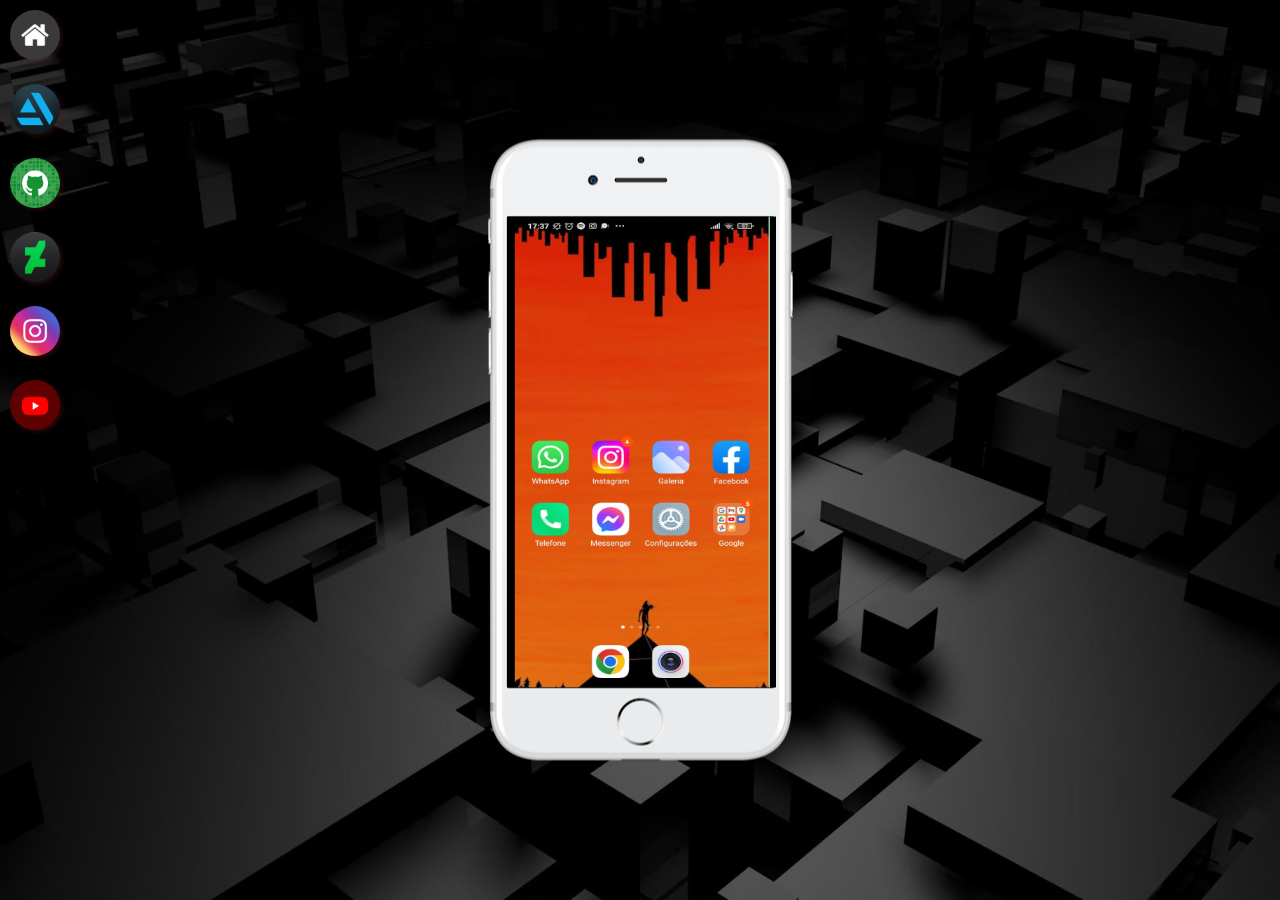
<file: index.html>
<!DOCTYPE html>
<html lang="pt-br">
<head>
  <meta charset="UTF-8">
  <meta http-equiv="X-UA-Compatible" content="IE=edge">
  <meta name="viewport" content="width=device-width, initial-scale=1.0">
  <link rel="shortcut icon" href="hammer.ico" type="image/x-icon">
  <link rel="stylesheet" href="estilo/stylo.css">
  <title>Projeto Social</title>
  <style>
 ::-webkit-scrollbar{ width: 0px;
  height: 0px;}
  </style>
</head>
<body>
  <main>
<section id="telefone"> 
<iframe src="home.html"  name="tela" id="tela"  frameborder="0"></iframe>
</section>
<section id="redessociais">
<a href="home.html" target="tela"> <img src="imagens/logo-home.jpg" alt="Home">   </a><br>
<a href="Artstation" target="tela"><img src="imagens/arts.jpg" alt=""> </a><br>
<a href="GitHub" target="tela"><img src="imagens/logo-github.jpg" alt=""> </a><br>
<a href="DeviantArt" target="tela"> <img src="imagens/devi.png" alt="DeviantArt">  </a><br>
<a href="instagram.html" target="tela"> <img src="imagens/logo-instagram.jpg" alt=""></a><br>
<a href="Youtube" target="tela"> <img src="imagens/logo-youtube.jpg" alt=""> </a><br>


</section>

  </main>
</body>
</html>
</file>
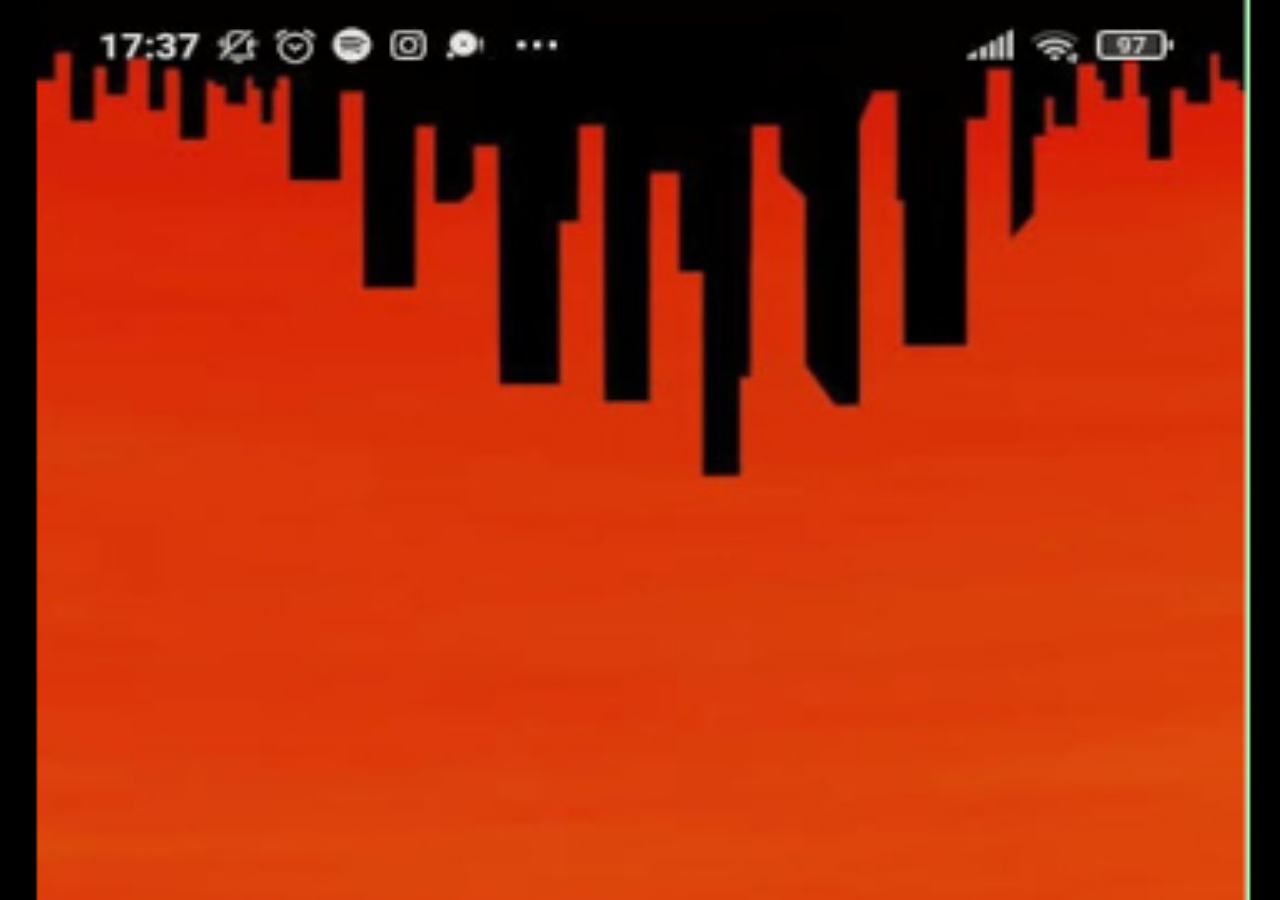
<file: home.html>
<!DOCTYPE html>
<html lang="pt-br">
<head>
  <meta charset="UTF-8">
  <meta http-equiv="X-UA-Compatible" content="IE=edge">
  <meta name="viewport" content="width=device-width, initial-scale=1.0">
  <title>Home</title>
  <style>
    *{ margin: 0px;
    padding: 0px;}

    body{width: 100vw;
    height: 100vh;
  background: black  url('imagens/tela-home2.png') no-repeat top center;
background-size: cover;}
  
    
  </style>
</head>

<body>
  
</body>
</html>
</file>
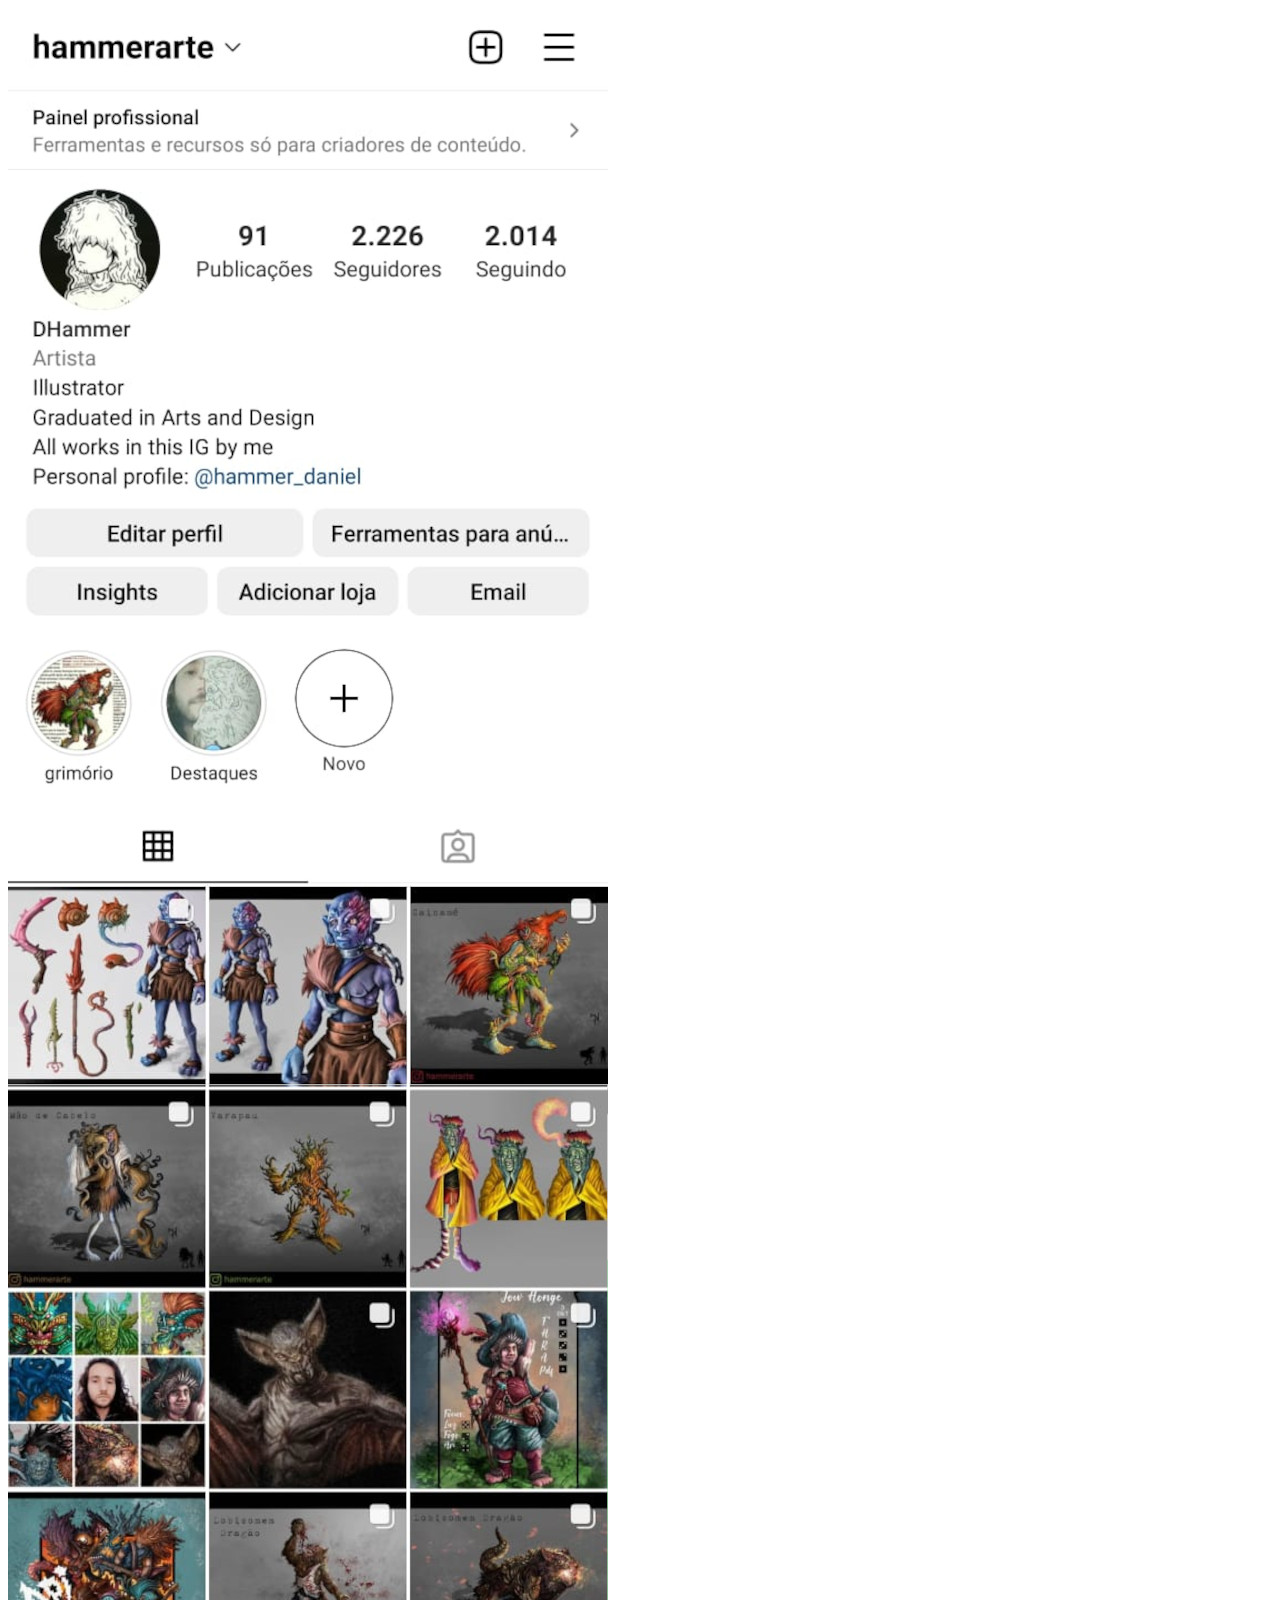
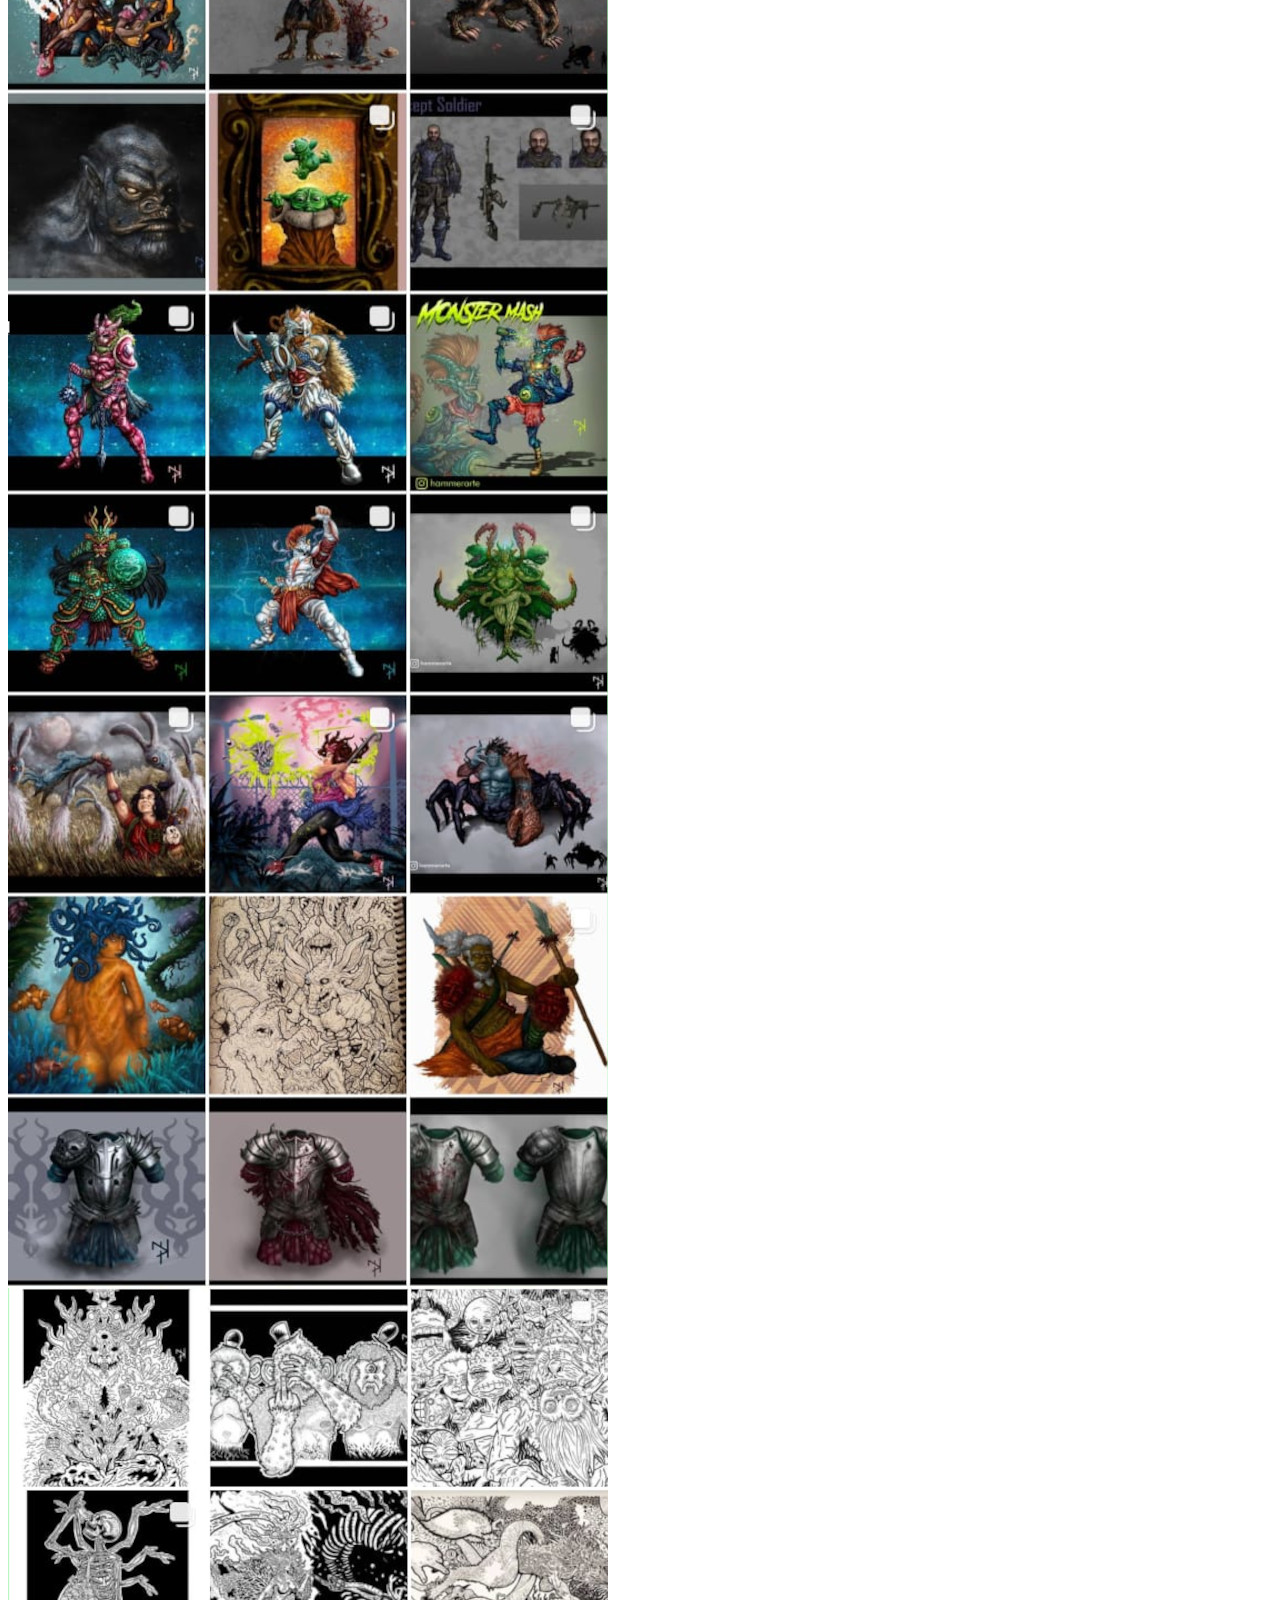
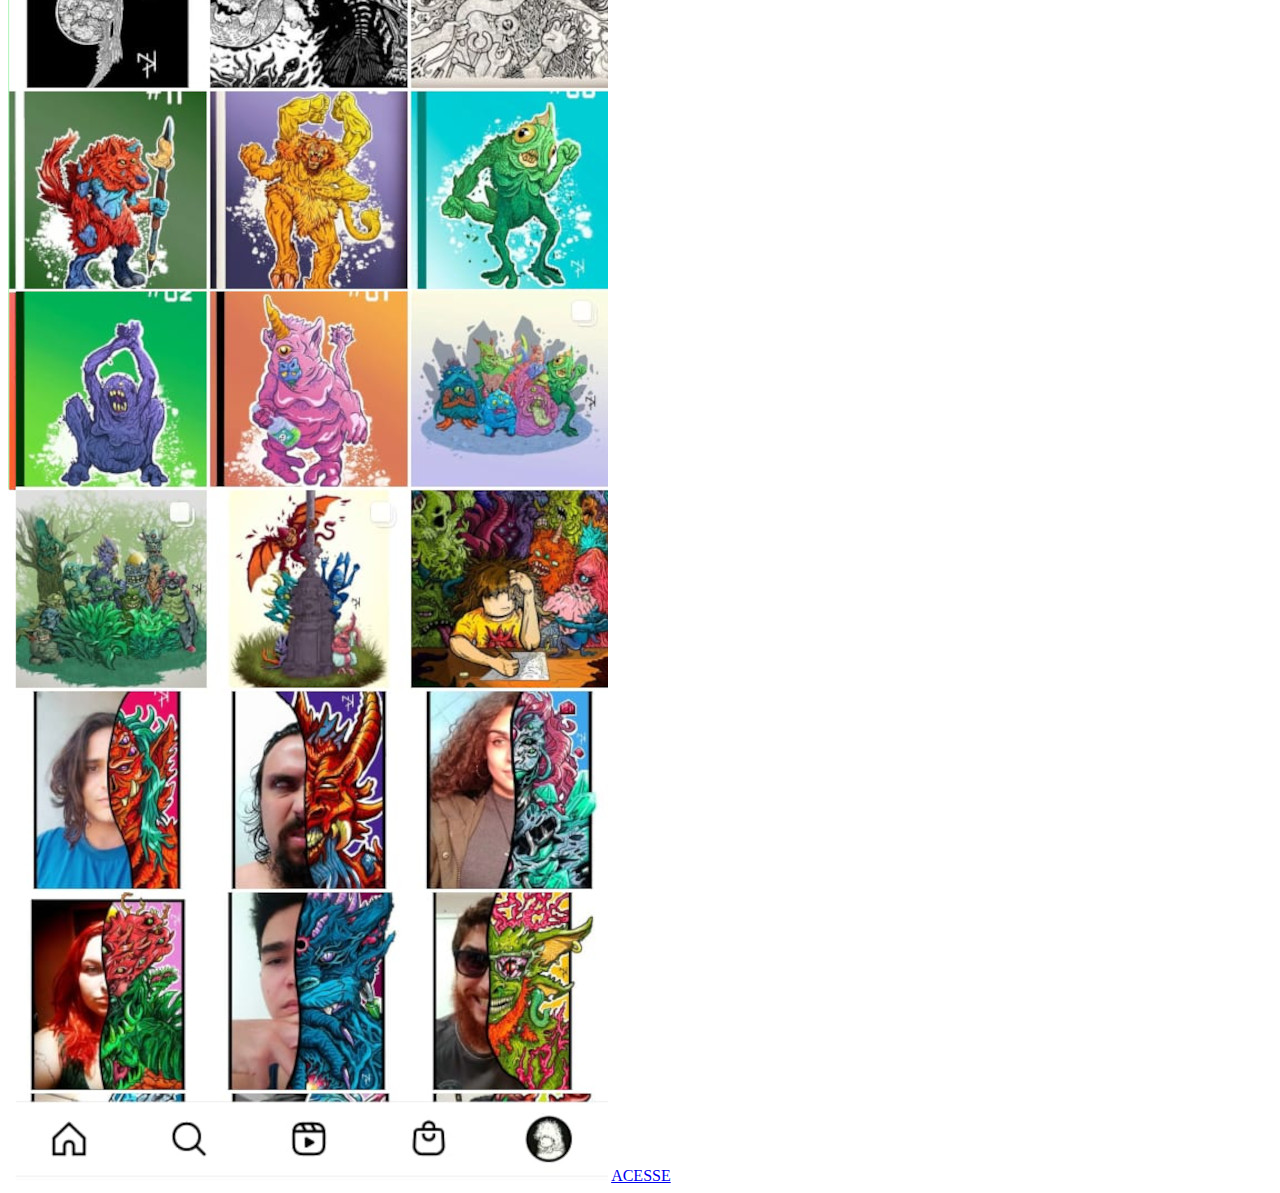
<file: instagram.html>
<!DOCTYPE html>
<html lang="en">
<head>
  <meta charset="UTF-8">
  <meta http-equiv="X-UA-Compatible" content="IE=edge">
  <meta name="viewport" content="width=device-width, initial-scale=1.0">
  <title>Document</title>
</head>
<body>
  <img src="imagens/instagram.jpg" alt="Instagram">
  <a href="https://www.instagram.com/hammerarte/" target="_blank">ACESSE</a>
</body>
</html>
</file>
<file: estilo/stylo.css>
@charset "UTF8";
*{ margin: 0px;
padding: 0px;
font-family: Arial, Helvetica, sans-serif;}
html, body{ 
  height:100vh ;
  width:100vw ;
  
}
body{
  background: url('../imagens/3d.jpg') no-repeat top center;
  background-size: cover;
  background-attachment: fixed;
}

main{
  height: 100vh;
  position: relative;
 
}
section#telefone{
  position: absolute;
  transform: translate(-50%,-50%);
  top: 50%;
  left: 50%;
  height: 627px;
  width: 310px;
   background: url('../imagens/frame-iphone.png')no-repeat;
}

iframe#tela{
  position: relative;
top: 80px;
left: 22px;
width: 269px;
height: 471px;
}

section#redessociais img{
  width: 50px;
  margin: 10px;
  border-radius: 50%;
  box-shadow: 2px 2px 5px rgba(107, 29, 29, 0.384);
  box-sizing: border-box;
}

section#redessociais img:hover {
  border: 2px solid white;
  transform: translate(2px, 2px);
  transition: transform 0.5s, border 1s;

}
</file>
